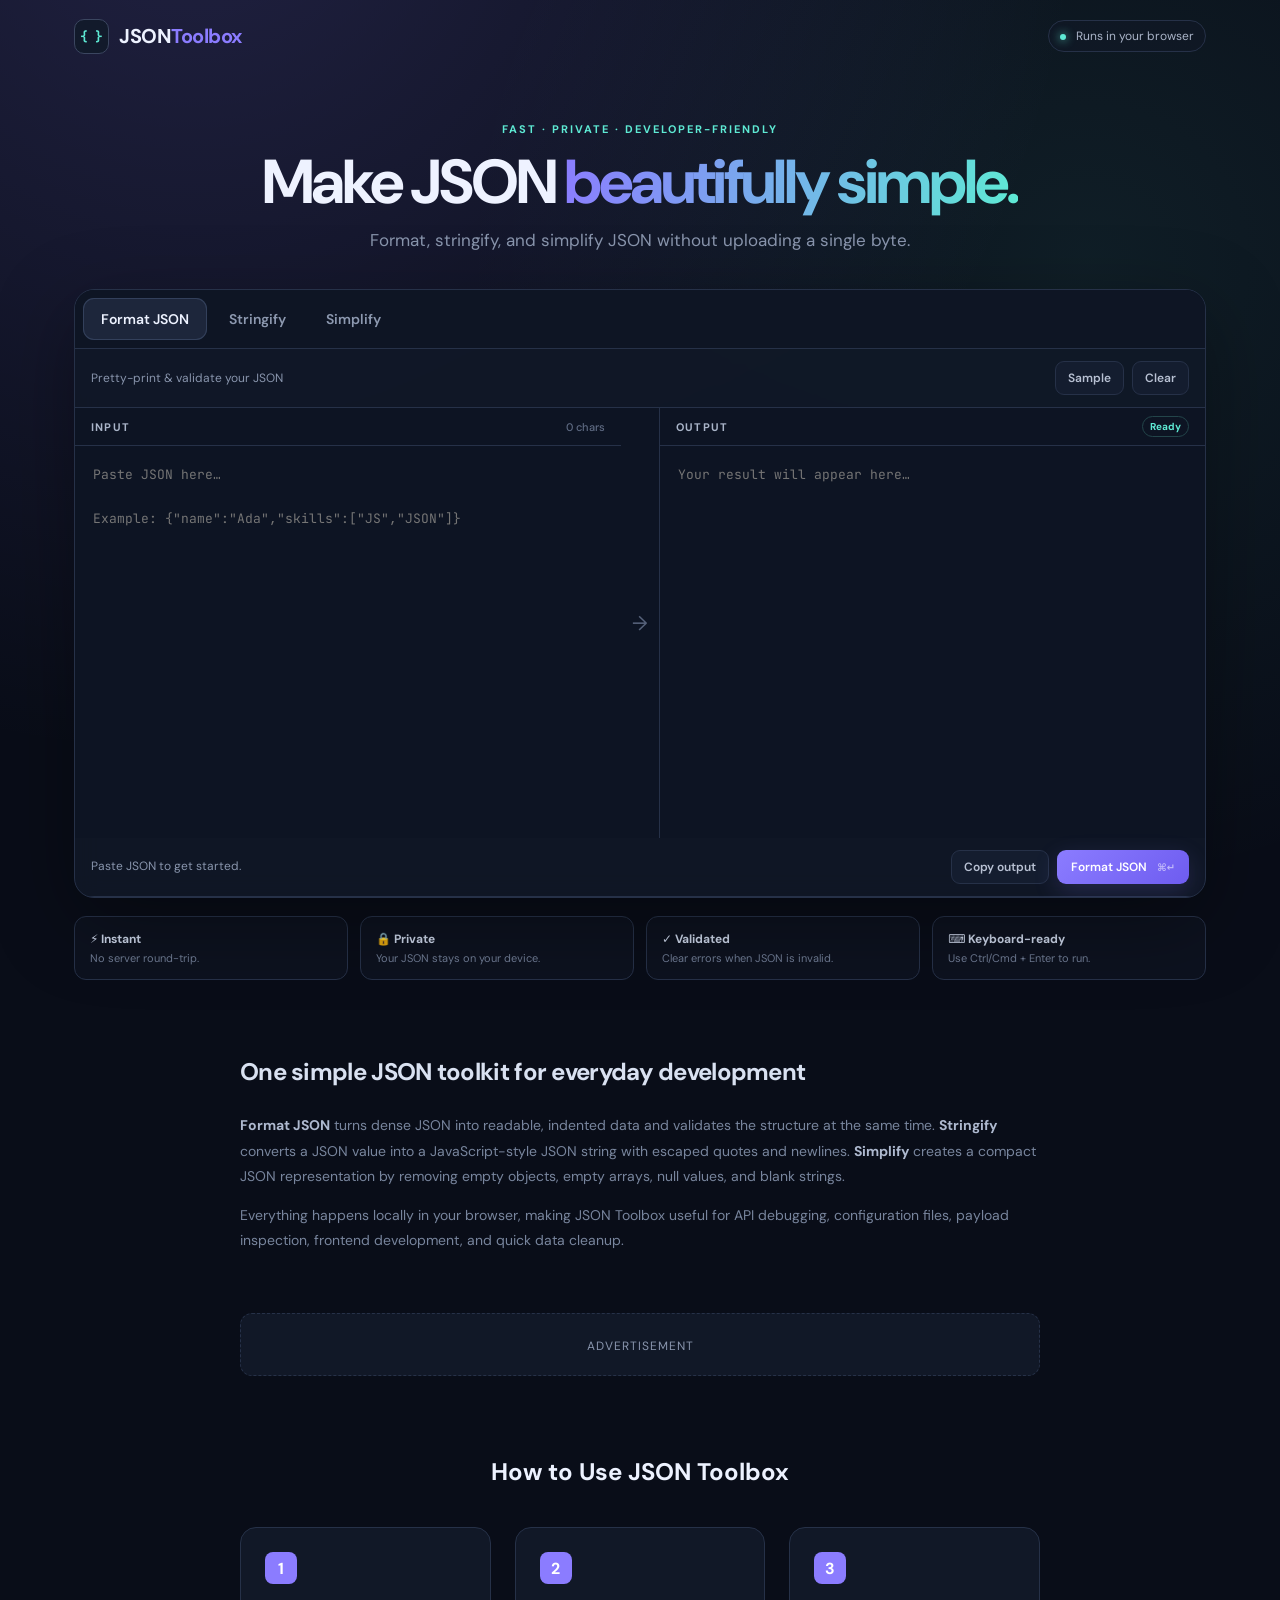
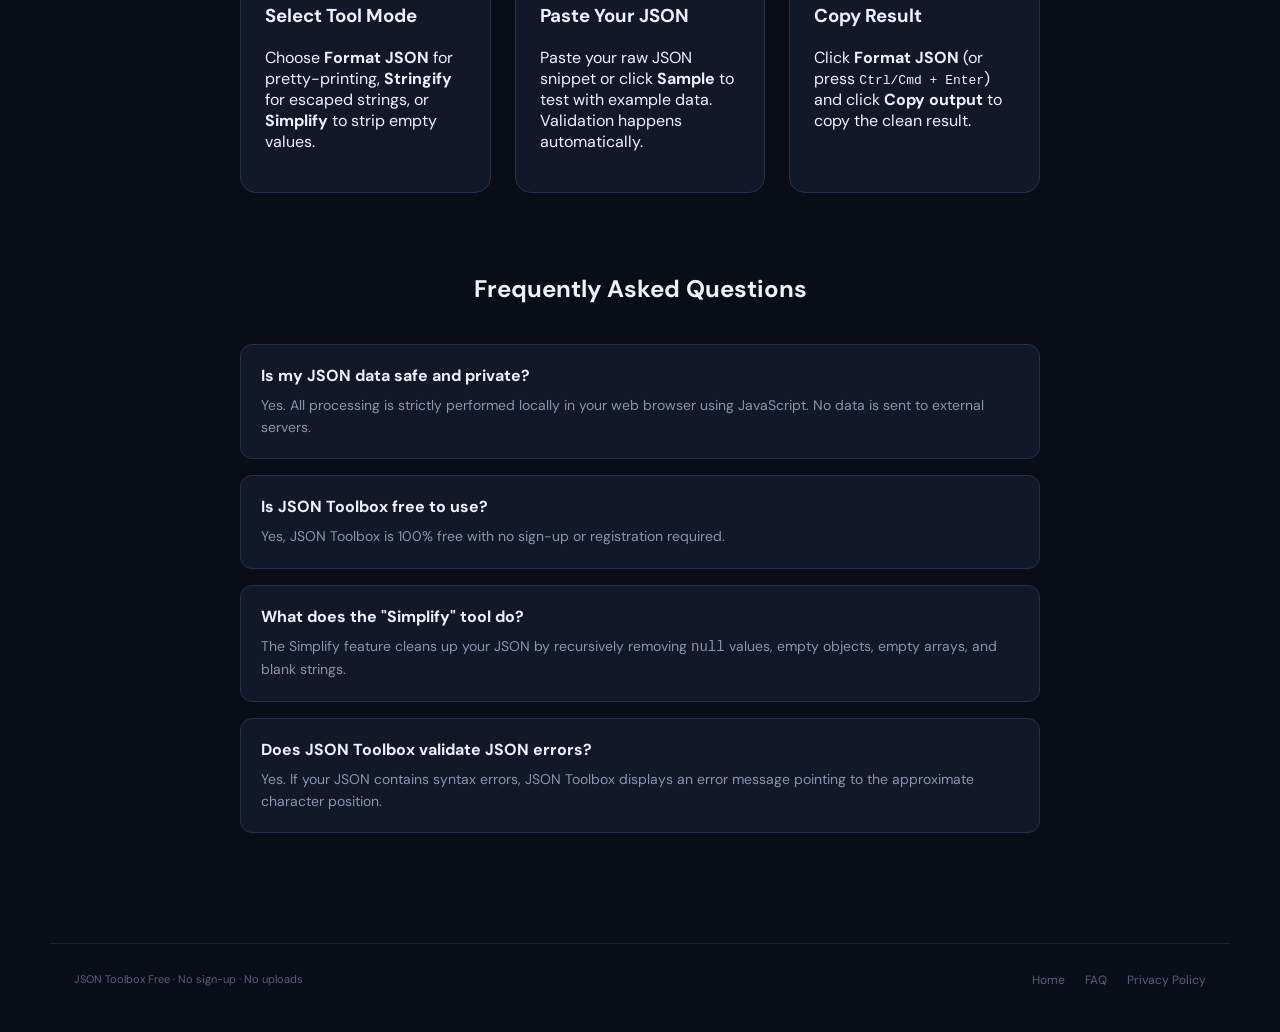
<file: index.html>
<!doctype html>
<html lang="en">
<head>
  <meta charset="utf-8">
  <!-- <base href="/json-toolbox/"> -->
  <meta name="viewport" content="width=device-width, initial-scale=1">
  <meta name="description" content="Free online JSON formatter, stringify tool, and JSON simplifier. Format, validate, stringify, minify, and simplify JSON instantly in your browser.">
  <meta name="keywords" content="JSON Formatter, JSON Stringify, JSON Simplifier, JSON Minify, JSON Validator, online JSON tool, JSON Formatter Online, JSON Stringify Online, JSON Beautifier, Pretty Print JSON">
  <meta name="theme-color" content="#0b1020">
  <link rel="canonical" href="https://tools.rnchaos.in/json-toolbox/">
  <link rel="icon" href="favicon.svg" type="image/svg+xml">
  <meta property="og:type" content="website">
  <meta property="og:title" content="JSON Formatter, Stringify & Simplify Online | JSON Toolbox">
  <meta property="og:description" content="A fast, privacy-friendly JSON toolkit that runs entirely in your browser.">
  <meta property="og:url" content="https://tools.rnchaos.in/json-toolbox/">
  <meta name="twitter:card" content="summary">
  <!-- Google AdSense Tag (Replace ca-pub-XXXXXXXXXXXXXXXX with your publisher ID) -->
<script async src="https://pagead2.googlesyndication.com/pagead/js/adsbygoogle.js?client=ca-pub-4989980459045473"
     crossorigin="anonymous"></script>
  <title>JSON Formatter, Stringify & Simplify Online | JSON Toolbox</title>
  <style>
    /* Critical shell styling: keeps the page usable even before styles.css loads. */
    :root{color-scheme:dark;font-family:Inter,ui-sans-serif,system-ui,-apple-system,BlinkMacSystemFont,"Segoe UI",sans-serif}
    body{margin:0;background:#0b1020;color:#eef2ff}
  </style>
  <link rel="stylesheet" href="styles.css">
  <script type="application/ld+json">
  {
    "@context":"https://schema.org",
    "@type":"WebApplication",
    "name":"JSON Toolbox",
    "applicationCategory":"DeveloperApplication",
    "operatingSystem":"Any",
    "description":"Browser-based JSON formatter, stringify tool and JSON simplifier.",
    "offers":{"@type":"Offer","price":"0","priceCurrency":"USD"}
  }
  </script>
</head>
<body>
  <header class="site-header">
    <a class="brand" href="/" aria-label="JSON Toolbox home">
      <span class="brand-mark">{ }</span>
      <span>JSON<span class="brand-accent">Toolbox</span></span>
    </a>
    <span class="privacy-pill"><span class="dot"></span> Runs in your browser</span>
  </header>

  <main class="container">
    <section class="hero">
      <p class="eyebrow">FAST · PRIVATE · DEVELOPER-FRIENDLY</p>
      <h1>Make JSON <span>beautifully simple.</span></h1>
      <p class="hero-copy">Format, stringify, and simplify JSON without uploading a single byte.</p>
    </section>

    <section class="tool-card" aria-label="JSON Toolbox">
      <nav class="tabs" role="tablist" aria-label="JSON tools">
        <button class="tab active" role="tab" aria-selected="true" aria-controls="panel-format" id="tab-format" data-mode="format">Format JSON</button>
        <button class="tab" role="tab" aria-selected="false" aria-controls="panel-stringify" id="tab-stringify" data-mode="stringify">Stringify</button>
        <button class="tab" role="tab" aria-selected="false" aria-controls="panel-simplify" id="tab-simplify" data-mode="simplify">Simplify</button>
      </nav>

      <div class="toolbar">
        <div class="toolbar-left">
          <span id="modeHint">Pretty-print & validate your JSON</span>
        </div>
        <div class="toolbar-actions">
          <button class="ghost-btn" id="sampleBtn" type="button">Sample</button>
          <button class="ghost-btn" id="clearBtn" type="button">Clear</button>
        </div>
      </div>

      <div class="workspace">
        <div class="editor-wrap">
          <div class="panel-head">
            <span>Input</span>
            <span class="counter" id="inputCounter">0 chars</span>
          </div>
          <textarea id="input" spellcheck="false" autocomplete="off" autocapitalize="off" aria-label="JSON input" placeholder='Paste JSON here…&#10;&#10;Example: {"name":"Ada","skills":["JS","JSON"]}'></textarea>
        </div>

        <div class="swap-col" aria-hidden="true">
          <span>→</span>
        </div>

        <div class="editor-wrap output-wrap">
          <div class="panel-head">
            <span>Output</span>
            <span class="status" id="status">Ready</span>
          </div>
          <textarea id="output" spellcheck="false" readonly aria-label="JSON output" placeholder="Your result will appear here…"></textarea>
        </div>
      </div>

      <div class="bottom-bar">
        <div class="message" id="message" aria-live="polite">Paste JSON to get started.</div>
        <div class="toolbar-actions">
          <button class="secondary-btn" id="copyBtn" type="button">Copy output</button>
          <button class="primary-btn" id="runBtn" type="button">Format JSON <span>⌘↵</span></button>
        </div>
      </div>
    </section>

    <section class="features" aria-label="Benefits">
      <article><strong>⚡ Instant</strong><span>No server round-trip.</span></article>
      <article><strong>🔒 Private</strong><span>Your JSON stays on your device.</span></article>
      <article><strong>✓ Validated</strong><span>Clear errors when JSON is invalid.</span></article>
      <article><strong>⌨ Keyboard-ready</strong><span>Use Ctrl/Cmd + Enter to run.</span></article>
    </section>

    <section class="seo-copy">
      <h2>One simple JSON toolkit for everyday development</h2>
      <p><strong>Format JSON</strong> turns dense JSON into readable, indented data and validates the structure at the same time. <strong>Stringify</strong> converts a JSON value into a JavaScript-style JSON string with escaped quotes and newlines. <strong>Simplify</strong> creates a compact JSON representation by removing empty objects, empty arrays, null values, and blank strings.</p>
      <p>Everything happens locally in your browser, making JSON Toolbox useful for API debugging, configuration files, payload inspection, frontend development, and quick data cleanup.</p>
    </section>

    <!-- AdSense Ad Slot Placeholder -->
    <div class="ad-banner-wrap" aria-label="Advertisement">
      <div class="ad-banner">
        <!-- Google AdSense Unit (Replace ca-pub-XXXXXXXXXXXXXXXX and data-ad-slot with your actual ad code) -->
        <!--
        <ins class="adsbygoogle"
             style="display:block"
             data-ad-client="ca-pub-XXXXXXXXXXXXXXXX"
             data-ad-slot="XXXXXXXXXX"
             data-ad-format="auto"
             data-full-width-responsive="true"></ins>
        <script>
             (adsbygoogle = window.adsbygoogle || []).push({});
        </script>
        -->
        <span class="ad-placeholder-text">Advertisement</span>
      </div>
    </div>

    <section class="how-it-works" aria-label="How to use JSON Toolbox">
      <h2>How to Use JSON Toolbox</h2>
      <div class="steps-grid">
        <div class="step-card">
          <div class="step-num">1</div>
          <h3>Select Tool Mode</h3>
          <p>Choose <strong>Format JSON</strong> for pretty-printing, <strong>Stringify</strong> for escaped strings, or <strong>Simplify</strong> to strip empty values.</p>
        </div>
        <div class="step-card">
          <div class="step-num">2</div>
          <h3>Paste Your JSON</h3>
          <p>Paste your raw JSON snippet or click <strong>Sample</strong> to test with example data. Validation happens automatically.</p>
        </div>
        <div class="step-card">
          <div class="step-num">3</div>
          <h3>Copy Result</h3>
          <p>Click <strong>Format JSON</strong> (or press <code>Ctrl/Cmd + Enter</code>) and click <strong>Copy output</strong> to copy the clean result.</p>
        </div>
      </div>
    </section>

    <section class="faq-section" id="faq" aria-label="Frequently Asked Questions">
      <h2>Frequently Asked Questions</h2>
      <div class="faq-grid">
        <div class="faq-card">
          <h3>Is my JSON data safe and private?</h3>
          <p>Yes. All processing is strictly performed locally in your web browser using JavaScript. No data is sent to external servers.</p>
        </div>
        <div class="faq-card">
          <h3>Is JSON Toolbox free to use?</h3>
          <p>Yes, JSON Toolbox is 100% free with no sign-up or registration required.</p>
        </div>
        <div class="faq-card">
          <h3>What does the "Simplify" tool do?</h3>
          <p>The Simplify feature cleans up your JSON by recursively removing <code>null</code> values, empty objects, empty arrays, and blank strings.</p>
        </div>
        <div class="faq-card">
          <h3>Does JSON Toolbox validate JSON errors?</h3>
          <p>Yes. If your JSON contains syntax errors, JSON Toolbox displays an error message pointing to the approximate character position.</p>
        </div>
      </div>
    </section>
  </main>

  <footer class="footer">
    <div class="footer-info">
      <span>JSON Toolbox</span>
      <span>Free · No sign-up · No uploads</span>
    </div>
    <nav class="footer-links" aria-label="Footer links">
      <a href="https://tools.rnchaos.in/">Home</a>
      <a href="#faq">FAQ</a>
      <a href="https://tools.rnchaos.in/privacy.html">Privacy Policy</a>
    </nav>
  </footer>

  <script src="app.js" defer></script>
</body>
</html>
</file>
<file: styles.css>
@import url('https://fonts.googleapis.com/css2?family=DM+Sans:wght@400;500;600;700&family=JetBrains+Mono:wght@400;500&display=swap');

:root{
  --bg:#090d18;--surface:#111827;--surface2:#0d1423;--border:#263148;
  --text:#edf2ff;--muted:#8995ad;--accent:#8b7cff;--accent2:#5eead4;
  --danger:#fb7185;--shadow:0 24px 80px rgba(0,0,0,.34);
}
*{box-sizing:border-box}
html{scroll-behavior:smooth}
body{min-height:100vh;background:
 radial-gradient(circle at 15% -5%,rgba(139,124,255,.18),transparent 30%),
 radial-gradient(circle at 85% 10%,rgba(94,234,212,.08),transparent 24%),
 var(--bg);font-family:"DM Sans",system-ui,sans-serif}
button,textarea{font:inherit}
button{cursor:pointer}
.site-header{height:72px;max-width:1180px;margin:auto;padding:0 24px;display:flex;align-items:center;justify-content:space-between}
.brand{display:flex;align-items:center;gap:10px;color:var(--text);text-decoration:none;font-weight:700;font-size:20px;letter-spacing:-.5px}
.brand-mark{width:35px;height:35px;border:1px solid #3b4660;border-radius:10px;display:grid;place-items:center;color:var(--accent2);font-family:"JetBrains Mono";font-size:13px;background:#121a2b}
.brand-accent{color:var(--accent)}
.privacy-pill{font-size:12px;color:#a9b3c7;border:1px solid var(--border);border-radius:999px;padding:7px 11px;background:rgba(17,24,39,.6)}
.dot{display:inline-block;width:6px;height:6px;background:var(--accent2);border-radius:50%;margin-right:7px;box-shadow:0 0 10px var(--accent2)}
.container{max-width:1180px;margin:auto;padding:50px 24px 30px}
.hero{text-align:center;margin-bottom:38px}
.eyebrow{font-size:11px;letter-spacing:2px;color:var(--accent2);font-weight:700;margin:0 0 14px}
h1{font-size:clamp(36px,5vw,62px);line-height:1.02;letter-spacing:-3px;margin:0;font-weight:700}
h1 span{background:linear-gradient(100deg,var(--accent),var(--accent2));-webkit-background-clip:text;background-clip:text;color:transparent}
.hero-copy{color:var(--muted);font-size:17px;margin:16px 0 0}
.tool-card{background:rgba(17,24,39,.88);border:1px solid var(--border);border-radius:20px;box-shadow:var(--shadow);overflow:hidden;backdrop-filter:blur(12px)}
.tabs{display:flex;gap:4px;padding:8px;border-bottom:1px solid var(--border);background:#0e1524}
.tab{border:0;background:transparent;color:#8d99b0;padding:12px 18px;border-radius:11px;font-weight:600;font-size:14px}
.tab:hover{color:var(--text);background:#172033}
.tab.active{background:#1d263b;color:var(--text);box-shadow:inset 0 0 0 1px #33405b}
.toolbar,.bottom-bar{display:flex;align-items:center;justify-content:space-between;padding:12px 16px;border-bottom:1px solid var(--border)}
.toolbar{color:var(--muted);font-size:12px}
.toolbar-actions{display:flex;gap:8px}
.ghost-btn,.secondary-btn,.primary-btn{border:1px solid var(--border);background:#141d2f;color:#b8c1d3;border-radius:9px;padding:8px 12px;font-size:12px;font-weight:600}
.ghost-btn:hover,.secondary-btn:hover{background:#1a253a;color:var(--text)}
.workspace{display:grid;grid-template-columns:minmax(0,1fr) 38px minmax(0,1fr);min-height:430px;background:var(--surface2)}
.editor-wrap{min-width:0}
.output-wrap{border-left:1px solid var(--border)}
.swap-col{display:grid;place-items:center;color:#56627a;font-size:20px}
.panel-head{height:38px;display:flex;align-items:center;justify-content:space-between;padding:0 16px;border-bottom:1px solid var(--border);color:#aab5c9;font-size:11px;text-transform:uppercase;letter-spacing:1.2px;font-weight:700}
.counter{font-weight:500;letter-spacing:0;text-transform:none;color:#5f6b83}
.status{font-size:10px;color:var(--accent2);border:1px solid #23454a;padding:3px 7px;border-radius:999px;text-transform:none;letter-spacing:0}
textarea{width:100%;height:392px;display:block;resize:none;border:0;outline:0;background:transparent;color:#dce4f6;padding:18px 18px;font-family:"JetBrains Mono",ui-monospace,monospace;font-size:13px;line-height:1.7;tab-size:2}
#input::selection,#output::selection{background:#4c467a}
#output{color:#c4cdfd}
.message{font-size:12px;color:var(--muted);min-height:18px}
.message.error{color:var(--danger)}
.primary-btn{border:0;background:linear-gradient(135deg,var(--accent),#6e5cf0);color:white;padding:9px 14px;box-shadow:0 8px 24px rgba(139,124,255,.18)}
.primary-btn:hover{filter:brightness(1.08);transform:translateY(-1px)}
.primary-btn span{opacity:.55;margin-left:7px;font-size:10px}
.features{display:grid;grid-template-columns:repeat(4,1fr);gap:12px;margin:18px 0 70px}
.features article{border:1px solid var(--border);background:rgba(17,24,39,.48);border-radius:12px;padding:14px 15px;display:flex;flex-direction:column;gap:4px}
.features strong{font-size:12px;color:#cbd5e8}.features span{font-size:11px;color:#6f7b93}
.seo-copy{max-width:800px;margin:auto;color:#78859d;font-size:14px;line-height:1.8}
.seo-copy h2{color:#d9e1f1;font-size:24px;letter-spacing:-.7px}
.seo-copy strong{color:#aeb9cf}
.footer{max-width:1180px;margin:auto;padding:28px 24px 45px;display:flex;justify-content:space-between;color:#56627a;font-size:11px;border-top:1px solid #161f30}
@media(max-width:760px){
 .site-header{height:64px;padding:0 16px}.privacy-pill{display:none}.container{padding:34px 12px 20px}
 h1{letter-spacing:-2px}.hero-copy{font-size:15px}.tabs{overflow:auto}.tab{white-space:nowrap;padding:11px 14px}
 .toolbar{gap:10px}.toolbar-left{max-width:55%}.workspace{grid-template-columns:1fr;min-height:0}
 .swap-col{display:none}.output-wrap{border-left:0;border-top:1px solid var(--border)}
 textarea{height:300px}.features{grid-template-columns:1fr 1fr;margin-bottom:48px}
 .bottom-bar{gap:12px;align-items:flex-end}.bottom-bar .message{flex:1}.primary-btn span{display:none}
 .footer{padding:24px 16px;gap:10px;flex-direction:column}
}

/* ─────────────────────────────
   404 Page
   ───────────────────────────── */

.error-page{
  min-height:calc(100vh - 72px);
  display:grid;
  place-items:center;
  padding:50px 24px 70px;
}

.error-container{
  width:100%;
  max-width:680px;
  text-align:center;
}

.error-mark{
  width:52px;
  height:52px;
  margin:0 auto 28px;
  display:grid;
  place-items:center;

  border:1px solid #3b4660;
  border-radius:14px;

  color:var(--accent2);
  background:#121a2b;

  font-family:"JetBrains Mono",ui-monospace,monospace;
  font-size:15px;
  font-weight:500;

  box-shadow:0 12px 35px rgba(0,0,0,.2);
}

.error-code{
  margin:0;

  font-family:"JetBrains Mono",ui-monospace,monospace;
  font-size:clamp(76px,14vw,150px);
  line-height:.9;
  font-weight:500;
  letter-spacing:-9px;

  background:linear-gradient(
    100deg,
    var(--accent),
    var(--accent2)
  );
  -webkit-background-clip:text;
  background-clip:text;
  color:transparent;
}

.error-title{
  margin:28px 0 10px;
  color:var(--text);
  font-size:clamp(25px,4vw,34px);
  line-height:1.2;
  letter-spacing:-1px;
  font-weight:700;
}

.error-copy{
  max-width:500px;
  margin:0 auto;

  color:var(--muted);
  font-size:15px;
  line-height:1.7;
}

.error-actions{
  display:flex;
  justify-content:center;
  gap:9px;
  margin-top:28px;
}

.error-actions .primary-btn,
.error-actions .secondary-btn{
  text-decoration:none;
  display:inline-flex;
  align-items:center;
  justify-content:center;
  min-height:40px;
}

.error-footer{
  margin:34px 0 0;

  color:#56627a;
  font-family:"JetBrains Mono",ui-monospace,monospace;
  font-size:10px;
}

@media(max-width:760px){
  .error-page{
    min-height:calc(100vh - 64px);
    padding:34px 16px 50px;
  }

  .error-mark{
    width:46px;
    height:46px;
    margin-bottom:24px;
  }

  .error-code{
    font-size:clamp(72px,22vw,110px);
    letter-spacing:-6px;
  }

  .error-title{
    margin-top:22px;
  }

  .error-copy{
    font-size:14px;
  }

  .error-actions{
    flex-direction:column;
    max-width:280px;
    margin-left:auto;
    margin-right:auto;
  }

  .error-actions .primary-btn,
  .error-actions .secondary-btn{
    width:100%;
  }
}

/* ─────────────────────────────
   AdSense & New Content Sections
   ───────────────────────────── */

.ad-banner-wrap { margin: 60px auto; max-width: 800px; }
.ad-banner { background: var(--surface); border: 1px dashed var(--border); padding: 20px; text-align: center; color: var(--muted); border-radius: 12px; }
.ad-placeholder-text { font-size: 12px; text-transform: uppercase; letter-spacing: 1px; }

.how-it-works, .faq-section { max-width: 800px; margin: 80px auto; }
.how-it-works h2, .faq-section h2 { text-align: center; margin-bottom: 40px; color: var(--text); }
.steps-grid { display: grid; grid-template-columns: repeat(auto-fit, minmax(240px, 1fr)); gap: 24px; }
.step-card { background: var(--surface); border: 1px solid var(--border); padding: 24px; border-radius: 16px; }
.step-num { width: 32px; height: 32px; background: var(--accent); color: white; display: grid; place-items: center; border-radius: 8px; font-weight: 700; margin-bottom: 16px; }

.faq-grid { display: grid; gap: 16px; }
.faq-card { background: var(--surface); border: 1px solid var(--border); padding: 20px; border-radius: 12px; }
.faq-card h3 { margin: 0 0 8px; font-size: 16px; color: var(--text); }
.faq-card p { margin: 0; font-size: 14px; color: var(--muted); line-height: 1.6; }

.footer-links { display: flex; gap: 20px; }
.footer-links a { color: #56627a; text-decoration: none; font-size: 12px; }
.footer-links a:hover { color: var(--text); }

.privacy-page { max-width: 800px; margin: 50px auto; padding: 20px; }
.privacy-page h1 { font-size: 32px; margin-bottom: 10px; }
.privacy-updated { color: var(--muted); font-size: 14px; margin-bottom: 30px; }
.privacy-content h2 { font-size: 20px; margin-top: 30px; color: var(--text); }
.privacy-content p { color: var(--muted); line-height: 1.8; margin-bottom: 15px; }
.privacy-content a { color: var(--accent); }
</file>
